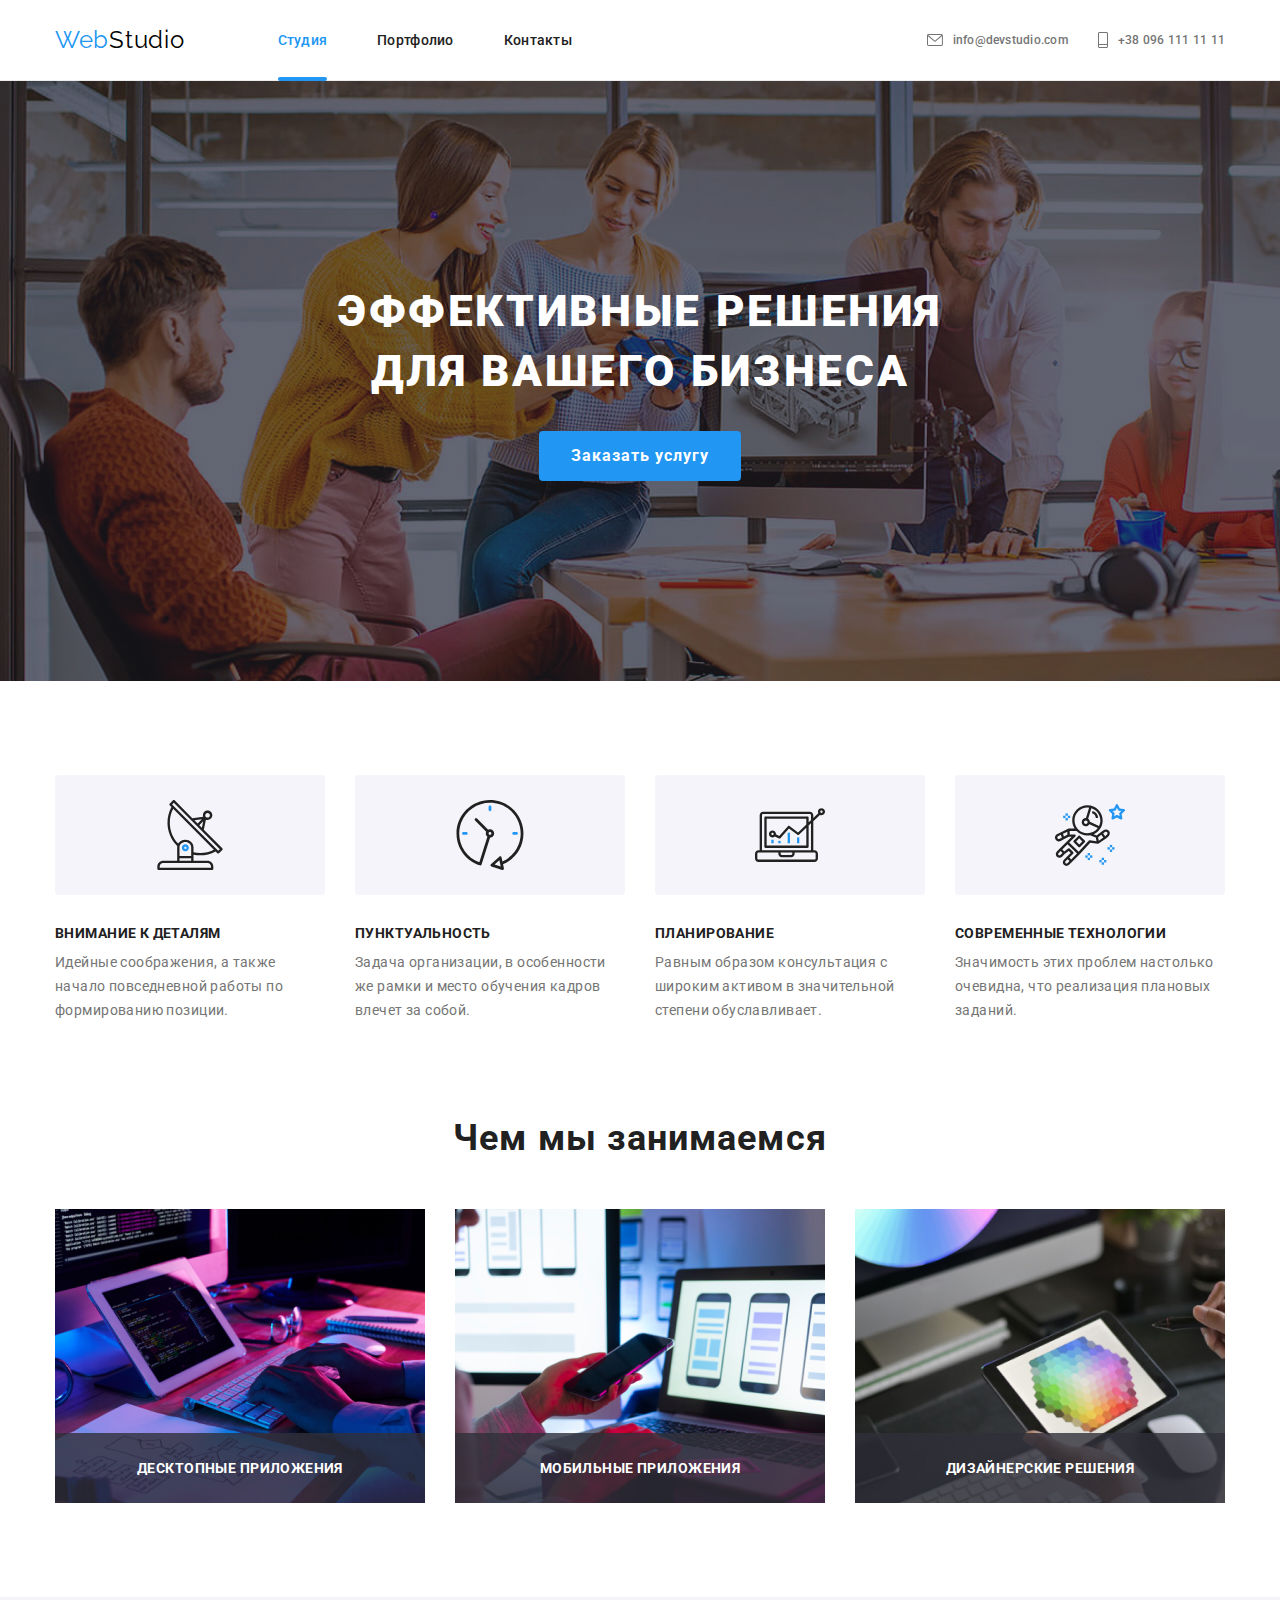
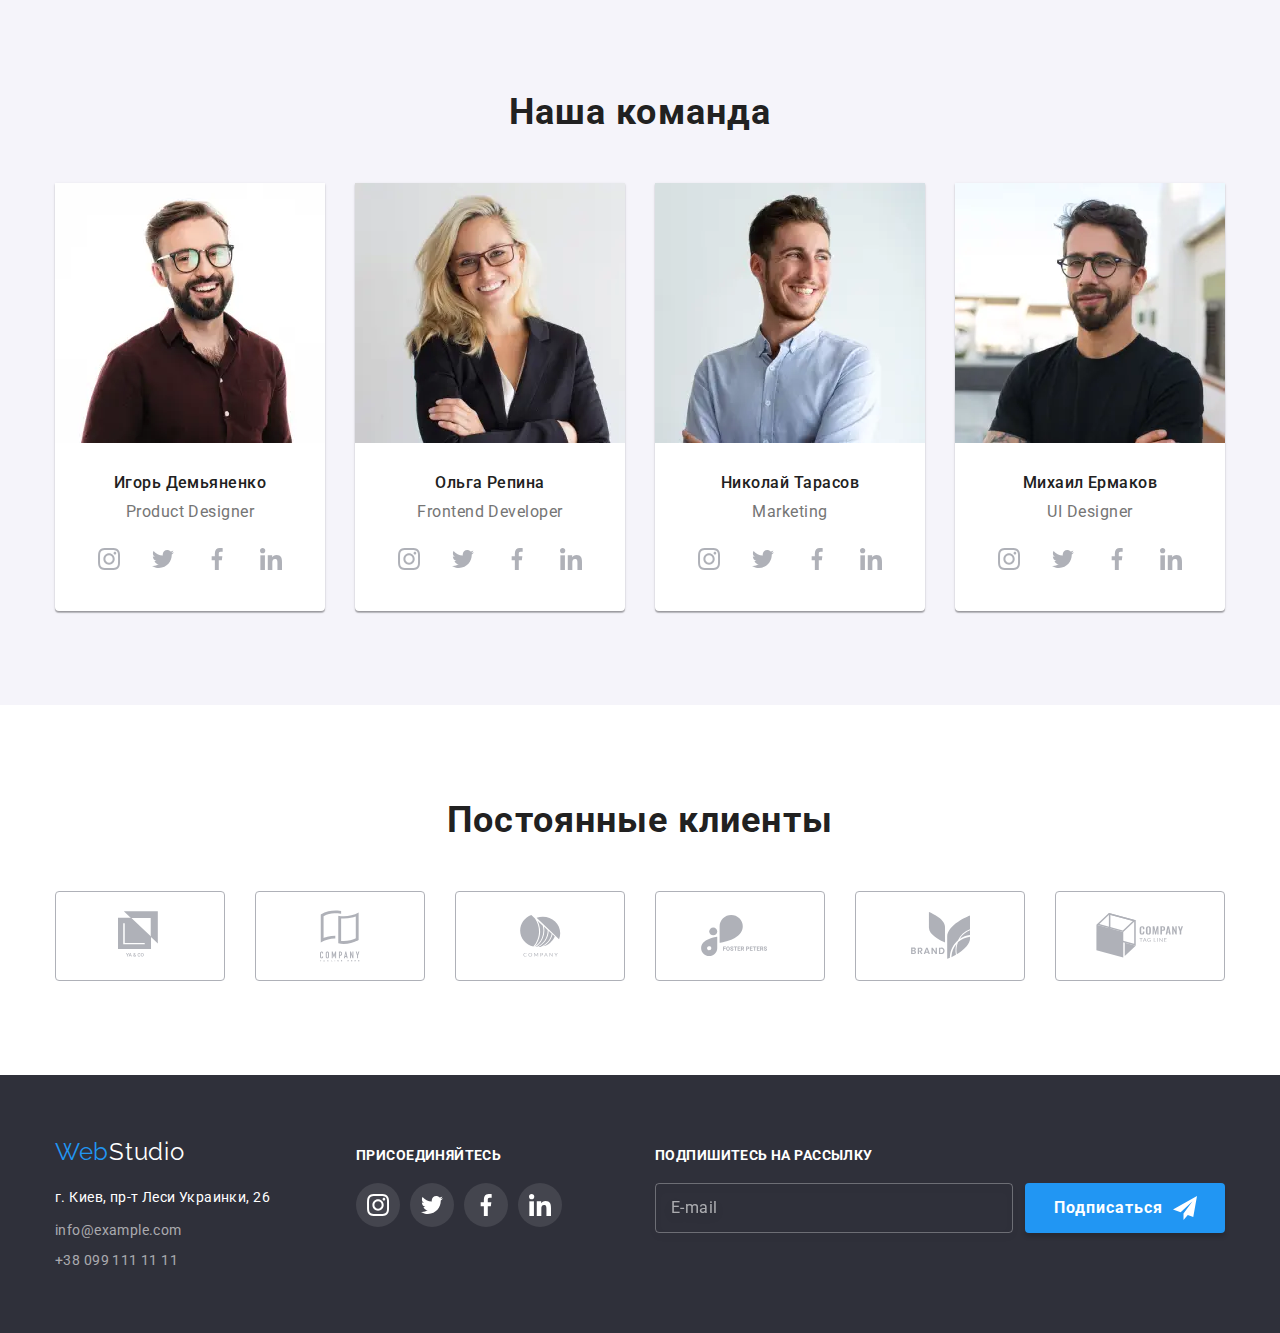
<file: index.html>
<!DOCTYPE html>
<html lang="ru">
<head>
    <meta charset="UTF-8">
    <meta name="viewport" content="width=device-width, initial-scale=1.0">
    <title>WebStudio</title>
    <link rel="stylesheet" href="./css/modern-normalize.css">
    <link rel="stylesheet" href="./css/main.min.css">
    <link rel="preconnect" href="https://fonts.gstatic.com">
    <link href="https://fonts.googleapis.com/css2?family=Raleway:wght@700&family=Roboto:wght@400;500;700;900&display=swap" rel="stylesheet">
</head>
<body>
    <header class="header">
        <div class="container">
            <nav class="navigation">
                <a lang="en" class="logotype" href="./index.html">Web<span class="logo-studio">Studio</span></a>
                <ul class="navigation-list">
                    <li class="navigation-list-item">
                        <a class="navigation-list-link current-link" href="./index.html">Студия</a>
                    </li>
                    <li class="navigation-list-item">
                        <a class="navigation-list-link" href="./portfolio.html">Портфолио</a>
                    </li>
                    <li class="navigation-list-item">
                        <a class="navigation-list-link" href="#">Контакты</a>
                    </li>
                </ul>
            </nav>
                <ul class="contacts-list">
                    <li class="contacts-list-item">
                        <a class="contacts-list-link" href="mailto:info@devstudio.com">info@devstudio.com
                            <svg class="contacts-list-icon envelope">
                                <use href="./images/sprite.svg#icon-envelope"></use>
                            </svg>
                        </a>
                    </li>
                    <li class="contacts-list-item">
                        <a class="contacts-list-link" href="tel:+380961111111">+38 096 111 11 11
                            <svg class="contacts-list-icon phone">
                                <use href="./images/sprite.svg#icon-phone"></use>
                            </svg>
                        </a>
                    </li>
                </ul>
                <button type="button" class="burger-menu" data-menu-button>
                    <svg class="burger-icon">
                        <use href="./images/sprite.svg#icon-menu"></use>
                    </svg>
                </button>
            </div>
            <div class="mobile-menu" data-menu>
                <div class="mobile-menu-wrapper">
                    <ul class="mobile-menu-list">
                        <li class="mobile-menu-list-item">
                            <a href="./index.html" class="mobile-menu-list-link">Студия</a>
                        </li>
                        <li class="mobile-menu-list-item">
                            <a href="./portfolio.html" class="mobile-menu-list-link">Портфолио</a>
                        </li>
                        <li class="mobile-menu-list-item">
                            <a href="" class="mobile-menu-list-link">Контакты</a>
                        </li>
                    </ul>
                
                    <ul class="mobile-contacts-list">
                        <li class="mobile-contacts-list-item">
                            <a class="mobile-contacts-list-link phone-num" href="tel:+380961111111">+38 096 111 11 11</a>
                        </li>
                        <li class="mobile-contacts-list-item">
                            <a class="mobile-contacts-list-link" href="mailto:info@devstudio.com">info@devstudio.com</a>
                        </li>
                    </ul>
                </div>     
                <ul class="mobile-social-list">
                    <li class="mobile-social-item">
                        <a class="mobile-social-link" href="№">Instagram</a>
                    </li>
                    <li class="mobile-social-item">
                        <a class="mobile-social-link" href="№">Twitter</a>
                    </li>
                    <li class="mobile-social-item">
                        <a class="mobile-social-link" href="№">Facebook</a>
                    </li>
                    <li class="mobile-social-item">
                        <a class="mobile-social-link" href="№">LinkedIn</a>
                    </li>
                </ul>
                <button type="button" class="close-menu-btn" data-menu-close>
                    <svg class="close-menu-icon">
                        <use href="./images/sprite.svg#icon-menu-close"></use>
                    </svg>
                </button>
            </div>
    </header>
    <main class="main-content">
        <section class="hero">
            <div class="hero-container">
                <h1 class="hero-title">Эффективные решения для вашего бизнеса</h1>
                <button class="order-btn" type="button" data-modal-open>Заказать услугу</button>
            </div>
        </section>
        <!-- FEATURES -->
        <section class="features section-padding">
            <div class="container">
                <h2 class="visually-hidden">Особенности нашей работы</h2>
                <ul class="features-list">
                    <li class="features-list-item">
                        <div class="icon-container">
                            <svg class="feature-icon">
                                <use href="./images/sprite.svg#icon-antenna"></use>
                            </svg>
                        </div>                      
                        <h3 class="features-list-title">Внимание к деталям</h3>
                            <p class="features-list-description">Идейные соображения, а также начало повседневной работы по формированию позиции.</p>
                    </li>
                    <li class="features-list-item">
                        <div class="icon-container">
                            <svg class="feature-icon">
                                <use href="./images/sprite.svg#icon-clock"></use>
                            </svg>
                        </div>
                        <h3 class="features-list-title">Пунктуальность</h3>
                            <p class="features-list-description">Задача организации, в особенности же рамки и место обучения кадров влечет за собой.</p>
                    </li>
                    <li class="features-list-item">
                        <div class="icon-container">
                            <svg class="feature-icon">
                                <use href="./images/sprite.svg#icon-diagram"></use>
                            </svg>
                        </div>
                        <h3 class="features-list-title">Планирование</h3>
                            <p class="features-list-description">Равным образом консультация с широким активом в значительной степени обуславливает.</p>
                    </li>
                    <li class="features-list-item">
                        <div class="icon-container">
                            <svg class="feature-icon">
                                <use href="./images/sprite.svg#icon-astronaut"></use>
                            </svg>
                        </div>
                        <h3 class="features-list-title">Современные технологии</h3>
                            <p class="features-list-description">Значимость этих проблем настолько очевидна, что реализация плановых заданий.</p>
                    </li>
                </ul>
            </div>
        </section>
        <!--WHAT_WE_DO-->
        <section class="activity">
            <div class="container">
                <h2 class="activity-title">Чем мы занимаемся</h2>
                <ul class="activity-list">
                    <li class="activity-list-item">
                        <img src="./images/what-we-do/wwd_img1.jpg" alt="процесс разработки" width="370" height="294">
                        <div class="activity-description-wrapper">
                            <p class="activity-description">Десктопные приложения</p>
                        </div>
                    </li>
                    <li class="activity-list-item">
                        <img src="./images/what-we-do/wwd_img2.jpg" alt="процесс разработки" width="370" height="294">
                        <div class="activity-description-wrapper">
                            <p class="activity-description">Мобильные приложения</p>
                        </div>
                    </li>
                    <li class="activity-list-item">
                        <img src="./images/what-we-do/wwd_img3.jpg" alt="процесс разработки" width="370" height="294">
                        <div class="activity-description-wrapper">
                            <p class="activity-description">Дизайнерские решения</p>
                        </div>
                    </li>
                </ul>
            </div>
        </section>
        <!--OUR_TEAM-->
        <section class="team section-padding">
            <div class="container">
                <h2 class="team-title">Наша команда</h2>
                <ul class="team-member-list">
                    <li class="team-element">
                        <picture>
                            <source                   
                                srcset="./images/desktop-images/team/igor-d@1x.webp 1x, ./images/desktop-images/team/igor-d@2x.webp 2x"
                                media="(min-width: 1200px)" type="image/webp">
                            <source 
                                srcset="./images/desktop-images/team/igor-d@1x.jpg 1x, ./images/desktop-images/team/igor-d@2x.jpg 2x"
                                media="(min-width: 1200px)">
                            <source 
                                srcset="./images/tablet-images/team/igor-d@1x.webp 1x, ./images/tablet-images/team/igor-d@2x.webp 2x"
                                media="(min-width: 768px)" type="image/webp">
                            <source 
                                srcset="./images/tablet-images/team/igor-d@1x.jpg 1x, ./images/tablet-images/team/igor-d@2x.jpg 2x"
                                media="(min-width: 768px)">
                            <source 
                                srcset="./images/mobile-images/team/igor-d@1x.webp 1x, ./images/mobile-images/team/igor-d@2x.webp 2x" 
                                media="(min-width: 320px)" type="image/webp">
                            <source 
                                srcset="./images/mobile-images/team/igor-d@1x.jpg 1x, ./images/mobile-images/team/igor-d@2x.jpg 2x" 
                                media="(min-width: 320px)">
                            <img src="./images/mobile-images/team/igor-d@1x.jpg" alt="Игорь узнал твою зарплату и смеется" class="team-member">
                        </picture>
                            <div class="member-card">
                                <h3 class="team-member-title">Игорь Демьяненко</h3>
                                    <p class="team-member-position" lang="en">Product Designer</p>
                                    <ul class="social-link-list">
                                        <li class="social-link-list-item">
                                            <a href="/" class="social-link-link">
                                                <svg class="social-link-icon">
                                                    <use href="./images/sprite.svg#icon-instagram"></use>
                                                </svg>
                                            </a>
                                        </li>
                                        <li class="social-link-list-item">
                                            <a href="/" class="social-link-link">
                                                <svg class="social-link-icon">
                                                    <use href="./images/sprite.svg#icon-twitter"></use>
                                                </svg>
                                            </a>
                                        </li>
                                        <li class="social-link-list-item">
                                            <a href="/" class="social-link-link">
                                                <svg class="social-link-icon">
                                                    <use href="./images/sprite.svg#icon-facebook"></use>
                                                </svg>
                                            </a>
                                        </li>
                                        <li class="social-link-list-item">
                                            <a href="/" class="social-link-link">
                                                <svg class="social-link-icon">
                                                    <use href="./images/sprite.svg#icon-linkedin"></use>
                                                </svg>
                                            </a>
                                        </li>
                                    </ul>
                            </div>
                    </li>
                    <li class="team-element">
                        <picture>
                            <source 
                                srcset="./images/desktop-images/team/olga-r@1x.webp 1x, ./images/desktop-images/team/olga-r@2x.webp 2x"
                                media="(min-width: 1200px)" type="image/webp">
                            <source 
                                srcset="./images/desktop-images/team/olga-r@1x.jpg 1x, ./images/desktop-images/team/olga-r@2x.jpg 2x"
                                media="(min-width: 1200px)">
                            <source 
                                srcset="./images/tablet-images/team/olga-r@1x.webp 1x, ./images/tablet-images/team/olga-r@2x.webp 2x"
                                media="(min-width: 768px)" type="image/webp">
                            <source 
                                srcset="./images/tablet-images/team/olga-r@1x.jpg 1x, ./images/tablet-images/team/olga-r@2x.jpg 2x"
                                media="(min-width: 768px)">
                            <source 
                                srcset="./images/mobile-images/team/olga-r@1x.webp 1x, ./images/mobile-images/team/olga-r@2x.webp 2x" 
                                media="(min-width: 320px)" type="image/webp">
                            <source 
                                srcset="./images/mobile-images/team/olga-r@1x.jpg 1x, ./images/mobile-images/team/olga-r@2x.jpg 2x" 
                                media="(min-width: 320px)">
                            <img src="./images/mobile-images/team/olga-r@1x.jpg" alt="Ольга увидела тебя в плавках" class="team-member">
                        </picture>
                            <div class="member-card">
                                <h3 class="team-member-title">Ольга Репина</h3>
                                    <p class="team-member-position" lang="en">Frontend Developer</p>
                                    <ul class="social-link-list">
                                        <li class="social-link-list-item">
                                            <a href="/" class="social-link-link">
                                                <svg class="social-link-icon">
                                                    <use href="./images/sprite.svg#icon-instagram"></use>
                                                </svg>
                                            </a>
                                        </li>
                                        <li class="social-link-list-item">
                                            <a href="/" class="social-link-link">
                                                <svg class="social-link-icon">
                                                    <use href="./images/sprite.svg#icon-twitter"></use>
                                                </svg>
                                            </a>
                                        </li>
                                        <li class="social-link-list-item">
                                            <a href="/" class="social-link-link">
                                                <svg class="social-link-icon">
                                                    <use href="./images/sprite.svg#icon-facebook"></use>
                                                </svg>
                                            </a>
                                        </li>
                                        <li class="social-link-list-item">
                                            <a href="/" class="social-link-link">
                                                <svg class="social-link-icon">
                                                    <use href="./images/sprite.svg#icon-linkedin"></use>
                                                </svg>
                                            </a>
                                        </li>
                                    </ul>
                            </div>
                    </li>
                    <li class="team-element">
                        <picture>
                            <source 
                                srcset="./images/desktop-images/team/nick-t@1x.webp 1x, ./images/desktop-images/team/nick-t@2x.webp 2x"
                                media="(min-width: 1200px)" type="image/webp">
                            <source 
                                srcset="./images/desktop-images/team/nick-t@1x.jpg 1x, ./images/desktop-images/team/nick-t@2x.jpg 2x"
                                media="(min-width: 1200px)">
                            <source 
                                srcset="./images/tablet-images/team/nick-t@1x.webp 1x, ./images/tablet-images/team/nick-t@2x.webp 2x"
                                media="(min-width: 768px)" type="image/webp">
                            <source 
                                srcset="./images/tablet-images/team/nick-t@1x.jpg 1x, ./images/tablet-images/team/nick-t@2x.jpg 2x"
                                media="(min-width: 768px)">
                            <source 
                                srcset="./images/mobile-images/team/nick-t@1x.webp 1x, ./images/mobile-images/team/nick-t@2x.webp 2x" 
                                media="(min-width: 320px)" type="image/webp">
                            <source 
                                srcset="./images/mobile-images/team/nick-t@1x.jpg 1x, ./images/mobile-images/team/nick-t@2x.jpg 2x" 
                                media="(min-width: 320px)">                      
                            <img src="./images/mobile-images/team/nick-t@1x.jpg" alt="Николай смеется сквозь боль" class="team-member">
                        </picture>
                            <div class="member-card">
                                <h3 class="team-member-title">Николай Тарасов</h3>
                                    <p class="team-member-position" lang="en">Marketing</p>
                                    <ul class="social-link-list">
                                        <li class="social-link-list-item">
                                            <a href="/" class="social-link-link">
                                                <svg class="social-link-icon">
                                                    <use href="./images/sprite.svg#icon-instagram"></use>
                                                </svg>
                                            </a>
                                        </li>
                                        <li class="social-link-list-item">
                                            <a href="/" class="social-link-link">
                                                <svg class="social-link-icon">
                                                    <use href="./images/sprite.svg#icon-twitter"></use>
                                                </svg>
                                            </a>
                                        </li>
                                        <li class="social-link-list-item">
                                            <a href="/" class="social-link-link">
                                                <svg class="social-link-icon">
                                                    <use href="./images/sprite.svg#icon-facebook"></use>
                                                </svg>
                                            </a>
                                        </li>
                                        <li class="social-link-list-item">
                                            <a href="/" class="social-link-link">
                                                <svg class="social-link-icon">
                                                    <use href="./images/sprite.svg#icon-linkedin"></use>
                                                </svg>
                                            </a>
                                        </li>
                                    </ul>
                            </div>
                    </li>
                    <li class="team-element">
                        <picture>
                            <source 
                                srcset="./images/desktop-images/team/mich-e@1x.webp 1x, ./images/desktop-images/team/mich-e@2x.webp 2x"
                                media="(min-width: 1200px)" type="image/webp">
                            <source 
                                srcset="./images/desktop-images/team/mich-e@1x.jpg 1x, ./images/desktop-images/team/mich-e@2x.jpg 2x"
                                media="(min-width: 1200px)">
                            <source 
                                srcset="./images/tablet-images/team/mich-e@1x.webp 1x, ./images/tablet-images/team/mich-e@2x.webp 2x"
                                media="(min-width: 768px)" type="image/webp">
                            <source 
                                srcset="./images/tablet-images/team/mich-e@1x.jpg 1x, ./images/tablet-images/team/mich-e@2x.jpg 2x"
                                media="(min-width: 768px)">
                            <source
                                srcset="./images/mobile-images/team/mich-e@1x.webp 1x, ./images/mobile-images/team/mich-e@2x.webp 2x" 
                                media="(min-width: 320px)" type="image/webp">
                            <source
                                srcset="./images/mobile-images/team/mich-e@1x.jpg 1x, ./images/mobile-images/team/mich-e@2x.jpg 2x" 
                                media="(min-width: 320px)">
                            <img src="./images/mobile-images/team/mich-e@1x.jpg" alt="Миша услышал твой любимый анекдот про старого еврея" class="team-member">
                        </picture>
                            <div class="member-card">
                                <h3 class="team-member-title">Михаил Ермаков</h3>
                                    <p class="team-member-position" lang="en">UI Designer</p>
                                    <ul class="social-link-list">
                                        <li class="social-link-list-item">
                                            <a href="/" class="social-link-link">
                                                <svg class="social-link-icon">
                                                    <use href="./images/sprite.svg#icon-instagram"></use>
                                                </svg>
                                            </a>
                                        </li>
                                        <li class="social-link-list-item">
                                            <a href="/" class="social-link-link">
                                                <svg class="social-link-icon">
                                                    <use href="./images/sprite.svg#icon-twitter"></use>
                                                </svg>
                                            </a>
                                        </li>
                                        <li class="social-link-list-item">
                                            <a href="/" class="social-link-link">
                                                <svg class="social-link-icon">
                                                    <use href="./images/sprite.svg#icon-facebook"></use>
                                                </svg>
                                            </a>
                                        </li>
                                        <li class="social-link-list-item">
                                            <a href="/" class="social-link-link">
                                                <svg class="social-link-icon">
                                                    <use href="./images/sprite.svg#icon-linkedin"></use>
                                                </svg>
                                            </a>
                                        </li>
                                    </ul>
                            </div>
                    </li>
                </ul>
            </div>
        </section>
        <section class="clients section-padding">
            <div class="container">
                <h2 class="clients-title">Постоянные клиенты</h2>
                <ul class="clients-list">
                    <li class="clients-list-item">
                        <a href="/" class="clients-link">
                            <svg class="clients-icon first-client">
                                <use href="./images/sprite.svg#icon-logo-1"></use>
                            </svg>
                        </a>
                    </li>
                    <li class="clients-list-item">
                        <a href="/" class="clients-link">
                            <svg class="clients-icon second-client">
                                <use href="./images/sprite.svg#icon-logo-2"></use>
                            </svg>
                        </a>
                    </li>
                    <li class="clients-list-item">
                        <a href="/" class="clients-link">
                            <svg class="clients-icon third-client">
                                <use href="./images/sprite.svg#icon-logo-3"></use>
                            </svg>
                        </a>
                    </li>
                    <li class="clients-list-item">
                        <a href="/" class="clients-link">
                            <svg class="clients-icon fourth-client">
                                <use href="./images/sprite.svg#icon-logo-4"></use>
                            </svg>
                        </a>
                    </li>
                    <li class="clients-list-item">
                        <a href="/" class="clients-link">
                            <svg class="clients-icon fifth-client">
                                <use href="./images/sprite.svg#icon-logo-5"></use>
                            </svg>
                        </a>
                    </li>
                    <li class="clients-list-item">
                        <a href="/" class="clients-link">
                            <svg class="clients-icon sixth-client">
                                <use href="./images/sprite.svg#icon-logo-6"></use>
                            </svg>
                        </a>
                    </li>
                </ul>
            </div>
        </section>
    </main>
        <footer class="footer">
            <div class="container">
                <div class="footer-contacts-wrapper">
                    <div class="address-container">
                        <a lang="en" class="logotype-footer" href="./index.html">Web<span class="logo-studio-footer">Studio</span></a>
                        <address class="address-block">
                            <p class="address">г. Киев, пр-т Леси Украинки, 26</p>
                            <ul class="contacts-footer-list">
                                <li class="contacts-footer-element">
                                    <a class="contacts-footer-item" href="#">info@example.com</a>
                                </li>
                                <li class="contacts-footer-element">
                                    <a class="contacts-footer-item" href="#">+38 099 111 11 11</a>
                                </li>
                            </ul>
                        </address>
                    </div>
                    <div class="social-footer-container">
                        <p class="invite">Присоединяйтесь</p>
                        <ul class="social-link-list">
                            <li class="social-link-list-item">
                                <a href="/" class="social-link-link">
                                    <svg class="social-link-icon dark">
                                        <use href="./images/sprite.svg#icon-instagram"></use>
                                    </svg>
                                </a>
                            </li>
                            <li class="social-link-list-item">
                                <a href="/" class="social-link-link">
                                    <svg class="social-link-icon dark">
                                        <use href="./images/sprite.svg#icon-twitter"></use>
                                    </svg>
                                </a>
                            </li>
                            <li class="social-link-list-item">
                                <a href="/" class="social-link-link">
                                    <svg class="social-link-icon dark">
                                        <use href="./images/sprite.svg#icon-facebook"></use>
                                    </svg>
                                </a>
                            </li>
                            <li class="social-link-list-item">
                                <a href="/" class="social-link-link">
                                    <svg class="social-link-icon dark">
                                        <use href="./images/sprite.svg#icon-linkedin"></use>
                                    </svg>
                                </a>
                            </li>
                        </ul>
                    </div>
                </div> 
                <div class="mailing-container">
                    <form class="mailing-form">
                        <div class="mailing-form-wrapper">
                            <div class="email-area-wrapper">
                                <label for="mail" class="mailing-label">Подпишитесь на рассылку</label>
                                <input type="email" name="user-email-mailing" class="mailing-input" id="email" placeholder="E-mail">
                            </div>
                            <div class="mailing-btn-wrapper">
                                <button class="mailing-btn" type="submit">
                                    Подписаться
                                    <svg class="mailing-icon">
                                        <use href="./images/sprite.svg#icon-telegram"></use>
                                    </svg>
                                </button>
                            </div>
                        </div>
                    </form>
                </div> 
            </div>
        </footer>
        <div class="backdrop  is-hidden" data-modal>
            <div class="modal">
                <button type="button" class="close-modal-btn" data-modal-close>
                    <svg class="close-modal-icon">
                        <use href="./images/sprite.svg#icon-cross"></use>
                    </svg>
                </button>
                <p class="form-text">
                    Оставьте свои данные, мы вам перезвоним
                </p>
                <form class="modal-form">
                    <div class="user-data-wrapper">
                        <div class="modal-field-wrapper">
                            <label class="modal-label" for="user-name">
                                Имя
                            </label>
                            <span class="modal-input-wrapper">
                                <input type="text" name="username" class="modal-input" id="user-name">
                                <svg class="user-data-icon">
                                    <use href="./images/sprite.svg#icon-modal-person"></use>
                                </svg>
                            </span>
                        </div>
                        
                        <div class="modal-field-wrapper">
                            <label class="modal-label" for="phone">
                                Телефон
                            </label>
                            <span class="modal-input-wrapper">
                                <input type="tel" name="user-phone-number" class="modal-input" id="phone">
                                <svg class="user-data-icon">
                                    <use href="./images/sprite.svg#icon-modal-phone"></use>
                                </svg>
                            </span>
                        </div>
                        
                        <div class="modal-field-wrapper">
                            <label class="modal-label" for="mail">
                                Почта
                            </label>
                            <span class="modal-input-wrapper">
                                <input type="email" name="user-email" class="modal-input" id="mail">
                                <svg class="user-data-icon">
                                    <use href="./images/sprite.svg#icon-modal-email"></use>
                                </svg>
                            </span>
                        </div>

                        <div class="modal-field-wrapper">
                            <label class="modal-label">
                                Комментарий
                            </label>
                            <textarea name="user-comment" class="comment-field" placeholder="Введите текст"></textarea>
                        </div>
                    </div>

                    <div class="policy-wrapper">
                        <input type="checkbox" name="agreement-policy" class="agreement-check visually-hidden" id="agreement">
                        <label for="agreement" class="checkbox-label">Соглашаюсь с рассылкой и принимаю <a href="" class="policy-link">Условия договора</a> </label>
                    </div>
                    <button type="submit" class="modal-send-btn">Отправить</button>
                </form>
            </div>
        </div>
        <script src="./js/modal.js"></script>
        <script src="./js/mobile-menu.js"></script>
    </body>
</html>
</file>
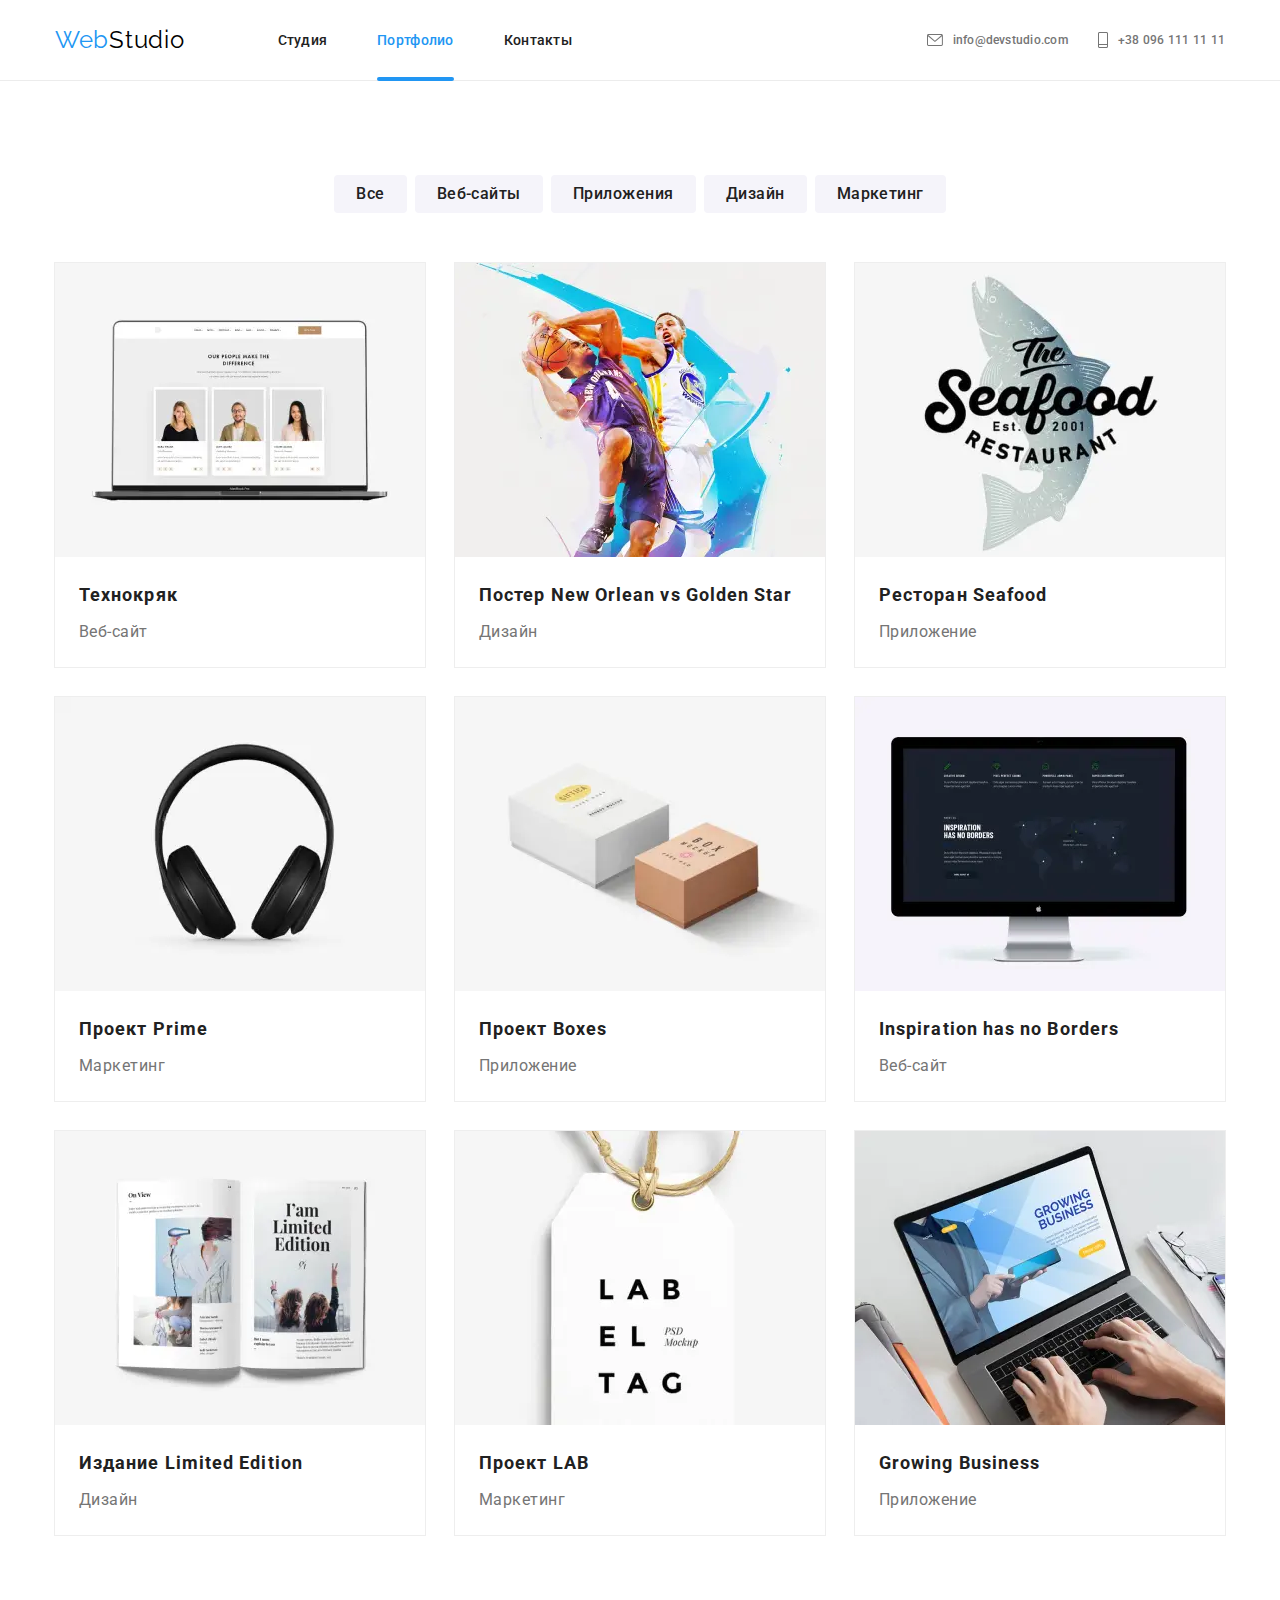
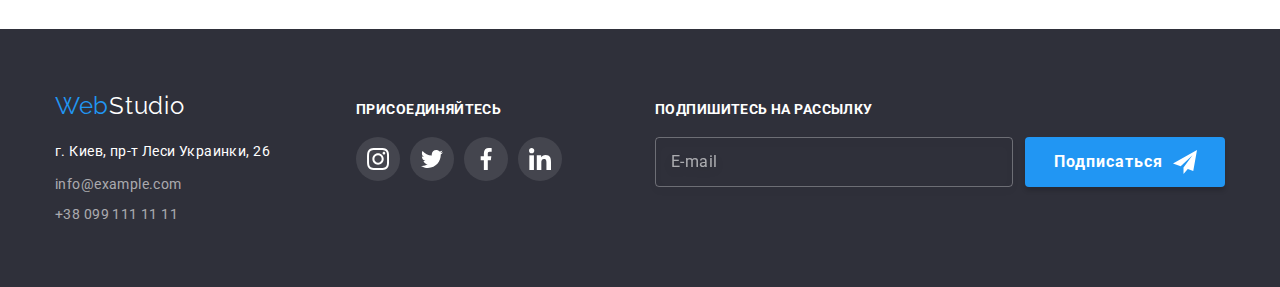
<file: portfolio.html>
<!DOCTYPE html>
<html lang="ru">
<head>
    <meta charset="UTF-8">
    <meta name="viewport" content="width=device-width, initial-scale=1.0">
    <title>portfolio</title>
    <link rel="stylesheet" href="./css/modern-normalize.css">
    <link rel="stylesheet" href="./css/main.min.css">
    <link rel="preconnect" href="https://fonts.gstatic.com">
    <link href="https://fonts.googleapis.com/css2?family=Raleway:wght@700&family=Roboto:wght@400;500;700;900&display=swap" rel="stylesheet">
</head>
<body>
    <header class="header">
        <div class="container">
            <nav class="navigation">
                <a lang="en" class="logotype" href="./index.html">Web<span class="logo-studio">Studio</span></a>
                <ul class="navigation-list">
                    <li class="navigation-list-item">
                        <a class="navigation-list-link" href="./index.html">Студия</a>
                    </li>
                    <li class="navigation-list-item">
                        <a class="navigation-list-link current-link" href="./portfolio.html">Портфолио</a>
                    </li>
                    <li class="navigation-list-item">
                        <a class="navigation-list-link" href="#">Контакты</a>
                    </li>
                </ul>
            </nav>
            <ul class="contacts-list">
                <li class="contacts-list-item">
                    <a class="contacts-list-link" href="mailto:info@devstudio.com">info@devstudio.com
                        <svg class="contacts-list-icon envelope">
                            <use href="./images/sprite.svg#icon-envelope"></use>
                        </svg>
                    </a>
                </li>
                <li class="contacts-list-item">
                    <a class="contacts-list-link" href="tel:+380961111111">+38 096 111 11 11
                        <svg class="contacts-list-icon phone">
                            <use href="./images/sprite.svg#icon-phone"></use>
                        </svg>
                    </a>
                </li>
            </ul>
            <button type="button" class="burger-menu" data-menu-button>
                <svg class="burger-icon">
                    <use href="./images/sprite.svg#icon-menu"></use>
                </svg>
            </button>
        </div>
        <div class="mobile-menu" data-menu>
            <div class="mobile-menu-wrapper">
                <ul class="mobile-menu-list">
                    <li class="mobile-menu-list-item">
                        <a href="./index.html" class="mobile-menu-list-link">Студия</a>
                    </li>
                    <li class="mobile-menu-list-item">
                        <a href="./portfolio.html" class="mobile-menu-list-link">Портфолио</a>
                    </li>
                    <li class="mobile-menu-list-item">
                        <a href="" class="mobile-menu-list-link">Контакты</a>
                    </li>
                </ul>
        
                <ul class="mobile-contacts-list">
                    <li class="mobile-contacts-list-item">
                        <a class="mobile-contacts-list-link phone-num" href="tel:+380961111111">+38 096 111 11 11</a>
                    </li>
                    <li class="mobile-contacts-list-item">
                        <a class="mobile-contacts-list-link" href="mailto:info@devstudio.com">info@devstudio.com</a>
                    </li>
                </ul>
            </div>
            <ul class="mobile-social-list">
                <li class="mobile-social-item">
                    <a class="mobile-social-link" href="№">Instagram</a>
                </li>
                <li class="mobile-social-item">
                    <a class="mobile-social-link" href="№">Twitter</a>
                </li>
                <li class="mobile-social-item">
                    <a class="mobile-social-link" href="№">Facebook</a>
                </li>
                <li class="mobile-social-item">
                    <a class="mobile-social-link" href="№">LinkedIn</a>
                </li>
            </ul>
            <button type="button" class="close-menu-btn" data-menu-close>
                <svg class="close-menu-icon">
                    <use href="./images/sprite.svg#icon-menu-close"></use>
                </svg>
            </button>
        </div>
    </header>
    <main>
        <!--Portfolio-->
        <section class="portfolio-general  section-padding">
            <div class="container">
                <h1 hidden>Каталог работ</h1>
                <ul class="filter-list">
                    <li class="filter-list-item">
                        <button class="filter-btn" type="button">Все</button>
                    </li>
                    <li class="filter-list-item">
                        <button class="filter-btn" type="button">Веб-сайты</button>
                    </li>
                    <li class="filter-list-item">
                        <button class="filter-btn" type="button">Приложения</button>
                    </li>
                    <li class="filter-list-item">
                        <button class="filter-btn" type="button">Дизайн</button>
                    </li>
                    <li class="filter-list-item">
                        <button class="filter-btn" type="button">Маркетинг</button>
                    </li>
                </ul>
                <ul class="portfolio-list">
                    <li class="portfolio-list-item">
                        <a class="portfolio-list-link" href="#">
                            <div class="portfolio-img-wrapper">
                                <picture>
                                    <source
                                        srcset="./images/desktop-images/portfolio/portfolio1@1x.webp 1x, ./images/desktop-images/portfolio/portfolio1@2x.webp 2x"
                                        media="(min-width: 1200px)" type="image/webp">
                                    <source
                                        srcset="./images/desktop-images/portfolio/portfolio1@1x.jpg 1x, ./images/desktop-images/portfolio/portfolio1@2x.jpg 2x"
                                        media="(min-width: 1200px)">
                                    <source 
                                        srcset="./images/tablet-images/portfolio/portfolio1@1x.webp 1x, ./images/tablet-images/portfolio/portfolio1@2x.webp 2x" 
                                        media="(min-width: 768px)" type="image/webp">
                                    <source
                                        srcset="./images/tablet-images/portfolio/portfolio1@1x.jpg 1x, ./images/tablet-images/portfolio/portfolio1@2x.jpg 2x"
                                        media="(min-width: 768px)">
                                    <source
                                        srcset="./images/mobile-images/portfolio/portfolio1@1x.webp 1x, ./images/mobile-images/portfolio/portfolio1@2x.webp 2x"
                                        media="(min-width: 320px)" type="image/webp">
                                    <source
                                        srcset="./images/mobile-images/portfolio/portfolio1@1x.jpg 1x, ./images/mobile-images/portfolio/portfolio1@2x.jpg 2x"
                                        media="(min-width: 320px)">
                                    <img class="basic-pic" src="./images/mobile-images/portfolio/portfolio1@1x.jpg" alt="ноутбук">
                                </picture>
                                <div class="overlay-wrapper">
                                    <p class="overlay">Технокряк это современная площадка распространения коронавируса. Компании используют эту платформу
                                        для цифрового
                                        шпионажа и атак на защищённые сервера конкурентов.</p>
                                </div>
                            </div>
                            <div class="portfolio-card-container">
                                <h2 class="portfolio-list-title">Технокряк</h2>
                                <p class="portfolio-list-description">Веб-сайт</p>
                            </div>      
                        </a>
                    </li>
                    <li class="portfolio-list-item">
                        <a class="portfolio-list-link" href="#">
                            <div class="portfolio-img-wrapper">
                                <picture>
                                    <source
                                        srcset="./images/desktop-images/portfolio/portfolio2@1x.webp 1x, ./images/desktop-images/portfolio/portfolio2@2x.webp 2x"
                                        media="(min-width: 1200px)" type="image/webp">
                                    <source
                                        srcset="./images/desktop-images/portfolio/portfolio2@1x.jpg 1x, ./images/desktop-images/portfolio/portfolio2@2x.jpg 2x"
                                        media="(min-width: 1200px)">
                                    <source
                                        srcset="./images/tablet-images/portfolio/portfolio2@1x.webp 1x, ./images/tablet-images/portfolio/portfolio2@2x.webp 2x"
                                        media="(min-width: 768px)" type="image/webp">
                                    <source
                                        srcset="./images/tablet-images/portfolio/portfolio2@1x.jpg 1x, ./images/tablet-images/portfolio/portfolio2@2x.jpg 2x"
                                        media="(min-width: 768px)">
                                    <source
                                        srcset="./images/mobile-images/portfolio/portfolio2@1x.webp 1x, ./images/mobile-images/portfolio/portfolio2@2x.webp 2x"
                                        media="(min-width: 320px)" type="image/webp">
                                    <source
                                        srcset="./images/mobile-images/portfolio/portfolio2@1x.jpg 1x, ./images/mobile-images/portfolio/portfolio2@2x.jpg 2x"
                                        media="(min-width: 320px)">
                                    <img class="basic-pic" src="./images/mobile-images/portfolio/portfolio2@1x.jpg" alt="ноутбук">
                                </picture>
                                <div class="overlay-wrapper">
                                    <p class="overlay">Технокряк это современная площадка распространения коронавируса. Компании используют эту
                                        платформу
                                        для цифрового
                                        шпионажа и атак на защищённые сервера конкурентов.</p>
                                </div>
                            </div>
                            <div class="portfolio-card-container">
                                <h2 class="portfolio-list-title">Постер <span lang="en">New Orlean vs Golden Star</span></h2>
                                <p class="portfolio-list-description">Дизайн</p>
                            </div>
                        </a>
                    </li>
                    <li class="portfolio-list-item">
                        <a class="portfolio-list-link" href="#">
                            <div class="portfolio-img-wrapper">
                                <picture>
                                    <source
                                        srcset="./images/desktop-images/portfolio/portfolio3@1x.webp 1x, ./images/desktop-images/portfolio/portfolio3@2x.webp 2x"
                                        media="(min-width: 1200px)" type="image/webp">
                                    <source
                                        srcset="./images/desktop-images/portfolio/portfolio3@1x.jpg 1x, ./images/desktop-images/portfolio/portfolio3@2x.jpg 2x"
                                        media="(min-width: 1200px)">
                                    <source
                                        srcset="./images/tablet-images/portfolio/portfolio3@1x.webp 1x, ./images/tablet-images/portfolio/portfolio3@2x.webp 2x"
                                        media="(min-width: 768px)" type="image/webp">
                                    <source
                                        srcset="./images/tablet-images/portfolio/portfolio3@1x.jpg 1x, ./images/tablet-images/portfolio/portfolio3@2x.jpg 2x"
                                        media="(min-width: 768px)">
                                    <source
                                        srcset="./images/mobile-images/portfolio/portfolio3@1x.webp 1x, ./images/mobile-images/portfolio/portfolio3@2x.webp 2x"
                                        media="(min-width: 320px)" type="image/webp">
                                    <source
                                        srcset="./images/mobile-images/portfolio/portfolio3@1x.jpg 1x, ./images/mobile-images/portfolio/portfolio3@2x.jpg 2x"
                                        media="(min-width: 320px)">
                                    <img class="basic-pic" src="./images/mobile-images/portfolio/portfolio3@1x.jpg" alt="ноутбук">
                                </picture>
                                <div class="overlay-wrapper">
                                    <p class="overlay">Технокряк это современная площадка распространения коронавируса. Компании используют эту
                                        платформу
                                        для цифрового
                                        шпионажа и атак на защищённые сервера конкурентов.</p>
                                </div>
                            </div>
                            <div class="portfolio-card-container">
                                <h2 class="portfolio-list-title">Ресторан <span lang="en">Seafood</span></h2>
                                <p class="portfolio-list-description">Приложение</p>
                            </div>
                        </a>
                    </li>
                    <li class="portfolio-list-item">
                        <a class="portfolio-list-link" href="#">
                            <div class="portfolio-img-wrapper">
                                    <picture>
                                        <source
                                            srcset="./images/desktop-images/portfolio/portfolio4@1x.webp 1x, ./images/desktop-images/portfolio/portfolio4@2x.webp 2x"
                                            media="(min-width: 1200px)" type="image/webp">
                                        <source
                                            srcset="./images/desktop-images/portfolio/portfolio4@1x.jpg 1x, ./images/desktop-images/portfolio/portfolio4@2x.jpg 2x"
                                            media="(min-width: 1200px)">
                                        <source
                                            srcset="./images/tablet-images/portfolio/portfolio4@1x.webp 1x, ./images/tablet-images/portfolio/portfolio4@2x.webp 2x"
                                            media="(min-width: 768px)" type="image/webp">
                                        <source
                                            srcset="./images/tablet-images/portfolio/portfolio4@1x.jpg 1x, ./images/tablet-images/portfolio/portfolio4@2x.jpg 2x"
                                            media="(min-width: 768px)">
                                        <source
                                            srcset="./images/mobile-images/portfolio/portfolio4@1x.webp 1x, ./images/mobile-images/portfolio/portfolio4@2x.webp 2x"
                                            media="(min-width: 320px)" type="image/webp">
                                        <source
                                            srcset="./images/mobile-images/portfolio/portfolio4@1x.jpg 1x, ./images/mobile-images/portfolio/portfolio4@2x.jpg 2x"
                                            media="(min-width: 320px)">
                                        <img class="basic-pic" src="./images/mobile-images/portfolio/portfolio4@1x.jpg" alt="ноутбук">
                                    </picture>
                                <div class="overlay-wrapper">
                                    <p class="overlay">Технокряк это современная площадка распространения коронавируса. Компании используют эту
                                        платформу
                                        для цифрового
                                        шпионажа и атак на защищённые сервера конкурентов.</p>
                                </div>
                            </div>
                            <div class="portfolio-card-container">
                                <h2 class="portfolio-list-title">Проект <span lang="en">Prime</span></h2>
                                <p class="portfolio-list-description">Маркетинг</p>
                            </div>                          
                        </a>
                    </li>
                    <li class="portfolio-list-item">
                        <a class="portfolio-list-link" href="#">
                            <div class="portfolio-img-wrapper">
                                <picture>
                                    <source
                                        srcset="./images/desktop-images/portfolio/portfolio5@1x.webp 1x, ./images/desktop-images/portfolio/portfolio5@2x.webp 2x"
                                        media="(min-width: 1200px)" type="image/webp">
                                    <source
                                        srcset="./images/desktop-images/portfolio/portfolio5@1x.jpg 1x, ./images/desktop-images/portfolio/portfolio5@2x.jpg 2x"
                                        media="(min-width: 1200px)">
                                    <source
                                        srcset="./images/tablet-images/portfolio/portfolio5@1x.webp 1x, ./images/tablet-images/portfolio/portfolio5@2x.webp 2x"
                                        media="(min-width: 768px)" type="image/webp">
                                    <source
                                        srcset="./images/tablet-images/portfolio/portfolio5@1x.jpg 1x, ./images/tablet-images/portfolio/portfolio5@2x.jpg 2x"
                                        media="(min-width: 768px)">
                                    <source
                                        srcset="./images/mobile-images/portfolio/portfolio5@1x.webp 1x, ./images/mobile-images/portfolio/portfolio5@2x.webp 2x"
                                        media="(min-width: 320px)" type="image/webp">
                                    <source
                                        srcset="./images/mobile-images/portfolio/portfolio5@1x.jpg 1x, ./images/mobile-images/portfolio/portfolio5@2x.jpg 2x"
                                        media="(min-width: 320px)">
                                    <img class="basic-pic" src="./images/mobile-images/portfolio/portfolio5@1x.jpg" alt="ноутбук">
                                </picture>
                                <div class="overlay-wrapper">
                                    <p class="overlay">Технокряк это современная площадка распространения коронавируса. Компании используют эту
                                        платформу
                                        для цифрового
                                        шпионажа и атак на защищённые сервера конкурентов.</p>
                                </div>
                            </div>
                            <div class="portfolio-card-container">
                                <h2 class="portfolio-list-title">Проект <span lang="en">Boxes</span></h2>
                                <p class="portfolio-list-description">Приложение</p>
                            </div>
                        </a>
                    </li>
                    <li class="portfolio-list-item">
                        <a class="portfolio-list-link" href="#">
                            <div class="portfolio-img-wrapper">
                                <picture>
                                    <source
                                        srcset="./images/desktop-images/portfolio/portfolio6@1x.webp 1x, ./images/desktop-images/portfolio/portfolio6@2x.webp 2x"
                                        media="(min-width: 1200px)" type="image/webp">
                                    <source
                                        srcset="./images/desktop-images/portfolio/portfolio6@1x.jpg 1x, ./images/desktop-images/portfolio/portfolio6@2x.jpg 2x"
                                        media="(min-width: 1200px)">
                                    <source
                                        srcset="./images/tablet-images/portfolio/portfolio6@1x.webp 1x, ./images/tablet-images/portfolio/portfolio6@2x.webp 2x"
                                        media="(min-width: 768px)" type="image/webp">
                                    <source
                                        srcset="./images/tablet-images/portfolio/portfolio6@1x.jpg 1x, ./images/tablet-images/portfolio/portfolio6@2x.jpg 2x"
                                        media="(min-width: 768px)">
                                    <source
                                        srcset="./images/mobile-images/portfolio/portfolio6@1x.webp 1x, ./images/mobile-images/portfolio/portfolio6@2x.webp 2x"
                                        media="(min-width: 320px)" type="image/webp">
                                    <source
                                        srcset="./images/mobile-images/portfolio/portfolio6@1x.jpg 1x, ./images/mobile-images/portfolio/portfolio6@2x.jpg 2x"
                                        media="(min-width: 320px)">
                                    <img class="basic-pic" src="./images/mobile-images/portfolio/portfolio6@1x.jpg" alt="ноутбук">
                                </picture>
                                <div class="overlay-wrapper">
                                    <p class="overlay">Технокряк это современная площадка распространения коронавируса. Компании используют эту
                                        платформу
                                        для цифрового
                                        шпионажа и атак на защищённые сервера конкурентов.</p>
                                </div>
                            </div>                        
                            <div class="portfolio-card-container">
                                <h2 class="portfolio-list-title"><span lang="en">Inspiration has no Borders</span></h2>
                                <p class="portfolio-list-description">Веб-сайт</p>
                            </div>
                        </a>
                    </li>
                    <li class="portfolio-list-item">
                        <a class="portfolio-list-link" href="#">
                            <div class="portfolio-img-wrapper">
                                <picture>
                                    <source
                                        srcset="./images/desktop-images/portfolio/portfolio7@1x.webp 1x, ./images/desktop-images/portfolio/portfolio7@2x.webp 2x"
                                        media="(min-width: 1200px)" type="image/webp">
                                    <source
                                        srcset="./images/desktop-images/portfolio/portfolio7@1x.jpg 1x, ./images/desktop-images/portfolio/portfolio7@2x.jpg 2x"
                                        media="(min-width: 1200px)">
                                    <source
                                        srcset="./images/tablet-images/portfolio/portfolio7@1x.webp 1x, ./images/tablet-images/portfolio/portfolio7@2x.webp 2x"
                                        media="(min-width: 768px)" type="image/webp">
                                    <source
                                        srcset="./images/tablet-images/portfolio/portfolio7@1x.jpg 1x, ./images/tablet-images/portfolio/portfolio7@2x.jpg 2x"
                                        media="(min-width: 768px)">
                                    <source
                                        srcset="./images/mobile-images/portfolio/portfolio7@1x.webp 1x, ./images/mobile-images/portfolio/portfolio7@2x.webp 2x"
                                        media="(min-width: 320px)" type="image/webp">
                                    <source
                                        srcset="./images/mobile-images/portfolio/portfolio7@1x.jpg 1x, ./images/mobile-images/portfolio/portfolio7@2x.jpg 2x"
                                        media="(min-width: 320px)">
                                    <img class="basic-pic" src="./images/mobile-images/portfolio/portfolio7@1x.jpg" alt="ноутбук">
                                </picture>
                                <div class="overlay-wrapper">
                                    <p class="overlay">Технокряк это современная площадка распространения коронавируса. Компании используют эту
                                        платформу
                                        для цифрового
                                        шпионажа и атак на защищённые сервера конкурентов.</p>
                                </div>
                            </div>
                            <div class="portfolio-card-container">
                                <h2 class="portfolio-list-title">Издание <span lang="en">Limited Edition</span></h2>
                                <p class="portfolio-list-description">Дизайн</p>
                            </div>
                        </a>
                    </li>
                    <li class="portfolio-list-item">
                        <a class="portfolio-list-link" href="#">
                            <div class="portfolio-img-wrapper">
                                <picture>
                                    <source
                                        srcset="./images/desktop-images/portfolio/portfolio8@1x.webp 1x, ./images/desktop-images/portfolio/portfolio8@2x.webp 2x"
                                        media="(min-width: 1200px)" type="image/webp">
                                    <source
                                        srcset="./images/desktop-images/portfolio/portfolio8@1x.jpg 1x, ./images/desktop-images/portfolio/portfolio8@2x.jpg 2x"
                                        media="(min-width: 1200px)">
                                    <source
                                        srcset="./images/tablet-images/portfolio/portfolio8@1x.webp 1x, ./images/tablet-images/portfolio/portfolio8@2x.webp 2x"
                                        media="(min-width: 768px)" type="image/webp">
                                    <source
                                        srcset="./images/tablet-images/portfolio/portfolio8@1x.jpg 1x, ./images/tablet-images/portfolio/portfolio8@2x.jpg 2x"
                                        media="(min-width: 768px)">
                                    <source
                                        srcset="./images/mobile-images/portfolio/portfolio8@1x.webp 1x, ./images/mobile-images/portfolio/portfolio8@2x.webp 2x"
                                        media="(min-width: 320px)" type="image/webp">
                                    <source
                                        srcset="./images/mobile-images/portfolio/portfolio8@1x.jpg 1x, ./images/mobile-images/portfolio/portfolio8@2x.jpg 2x"
                                        media="(min-width: 320px)">
                                    <img class="basic-pic" src="./images/mobile-images/portfolio/portfolio8@1x.jpg" alt="ноутбук">
                                </picture>
                                <div class="overlay-wrapper">
                                    <p class="overlay">Технокряк это современная площадка распространения коронавируса. Компании используют эту
                                        платформу
                                        для цифрового
                                        шпионажа и атак на защищённые сервера конкурентов.</p>
                                </div>
                            </div>
                            <div class="portfolio-card-container">
                                <h2 class="portfolio-list-title">Проект <span lang="en">LAB</span></h2>
                                <p class="portfolio-list-description">Маркетинг</p>
                            </div>
                        </a>
                    </li>
                    <li class="portfolio-list-item">
                        <a class="portfolio-list-link" href="#">
                            <div class="portfolio-img-wrapper">
                                <picture>
                                    <source
                                        srcset="./images/desktop-images/portfolio/portfolio9@1x.webp 1x, ./images/desktop-images/portfolio/portfolio9@2x.webp 2x"
                                        media="(min-width: 1200px)" type="image/webp">
                                    <source
                                        srcset="./images/desktop-images/portfolio/portfolio9@1x.jpg 1x, ./images/desktop-images/portfolio/portfolio9@2x.jpg 2x"
                                        media="(min-width: 1200px)">
                                    <source
                                        srcset="./images/tablet-images/portfolio/portfolio9@1x.webp 1x, ./images/tablet-images/portfolio/portfolio9@2x.webp 2x"
                                        media="(min-width: 768px)" type="image/webp">
                                    <source
                                        srcset="./images/tablet-images/portfolio/portfolio9@1x.jpg 1x, ./images/tablet-images/portfolio/portfolio9@2x.jpg 2x"
                                        media="(min-width: 768px)">
                                    <source
                                        srcset="./images/mobile-images/portfolio/portfolio9@1x.webp 1x, ./images/mobile-images/portfolio/portfolio9@2x.webp 2x"
                                        media="(min-width: 320px)" type="image/webp">
                                    <source
                                        srcset="./images/mobile-images/portfolio/portfolio9@1x.jpg 1x, ./images/mobile-images/portfolio/portfolio9@2x.jpg 2x"
                                        media="(min-width: 320px)">
                                    <img class="basic-pic" src="./images/mobile-images/portfolio/portfolio9@1x.jpg" alt="ноутбук">
                                </picture>
                                <div class="overlay-wrapper">
                                    <p class="overlay">Технокряк это современная площадка распространения коронавируса. Компании используют эту
                                        платформу
                                        для цифрового
                                        шпионажа и атак на защищённые сервера конкурентов.</p>
                                </div>
                            </div>
                            <div class="portfolio-card-container">
                                <h2 class="portfolio-list-title"><span lang="en">Growing Business</span></h2>
                                <p class="portfolio-list-description">Приложение</p>
                            </div>                         
                        </a>
                    </li>
                </ul>
            </div>
        </section>
    </main>
    <footer class="footer">
        <div class="container">
            <div class="footer-contacts-wrapper">
                <div class="address-container">
                    <a lang="en" class="logotype-footer" href="./index.html">Web<span
                            class="logo-studio-footer">Studio</span></a>
                    <address class="address-block">
                        <p class="address">г. Киев, пр-т Леси Украинки, 26</p>
                        <ul class="contacts-footer-list">
                            <li class="contacts-footer-element">
                                <a class="contacts-footer-item" href="#">info@example.com</a>
                            </li>
                            <li class="contacts-footer-element">
                                <a class="contacts-footer-item" href="#">+38 099 111 11 11</a>
                            </li>
                        </ul>
                    </address>
                </div>
                <div class="social-footer-container">
                    <p class="invite">Присоединяйтесь</p>
                    <ul class="social-link-list">
                        <li class="social-link-list-item">
                            <a href="/" class="social-link-link">
                                <svg class="social-link-icon dark">
                                    <use href="./images/sprite.svg#icon-instagram"></use>
                                </svg>
                            </a>
                        </li>
                        <li class="social-link-list-item">
                            <a href="/" class="social-link-link">
                                <svg class="social-link-icon dark">
                                    <use href="./images/sprite.svg#icon-twitter"></use>
                                </svg>
                            </a>
                        </li>
                        <li class="social-link-list-item">
                            <a href="/" class="social-link-link">
                                <svg class="social-link-icon dark">
                                    <use href="./images/sprite.svg#icon-facebook"></use>
                                </svg>
                            </a>
                        </li>
                        <li class="social-link-list-item">
                            <a href="/" class="social-link-link">
                                <svg class="social-link-icon dark">
                                    <use href="./images/sprite.svg#icon-linkedin"></use>
                                </svg>
                            </a>
                        </li>
                    </ul>
                </div>
            </div>
            <div class="mailing-container">
                <form class="mailing-form">
                    <div class="mailing-form-wrapper">
                        <div class="email-area-wrapper">
                            <label for="mail" class="mailing-label">Подпишитесь на рассылку</label>
                            <input type="email" name="user-email-mailing" class="mailing-input" id="email"
                                placeholder="E-mail">
                        </div>
                        <div class="mailing-btn-wrapper">
                            <button class="mailing-btn" type="submit">
                                Подписаться
                                <svg class="mailing-icon">
                                    <use href="./images/sprite.svg#icon-telegram"></use>
                                </svg>
                            </button>
                        </div>
                    </div>
                </form>
            </div>
        </div>
    </footer>
    <script src="./js/mobile-menu.js"></script>
</body>
</html>
</file>
<file: css/main.min.css>
:root{--main-color: #ffffff;--logo-studio-header-color: #000000;--header-hero-footer-bg-color: #2f303a;--accent-color: #2196f3;--description-color: #757575;--title-and-nav-font-color: #212121;--bg-color-secondary: #f5f4fa;--common-font-size: 16px;--contact-footer-color: #ffffff99;--border-header-color: #ececec;--border-items-color: #eeeeee;--hover-button-color: #188ce8;--social-link-primary-color: #afb1b8;--social-link-footer-color: rgba(255, 255, 255, 0.1)}.visually-hidden{position:absolute !important;clip:rect(1px 1px 1px 1px);clip:rect(1px, 1px, 1px, 1px);padding:0 !important;border:0 !important;height:1px !important;width:1px !important;overflow:hidden}body{font-family:"Roboto", sans-serif;letter-spacing:0.03em;background-color:var(--main-color)}h1,h2,h3,h4,h5,h6,p{margin:0}ul,ol{margin:0;padding:0}img{display:block}.section-padding{padding-top:60px;padding-bottom:60px}@media screen and (min-width: 1200px){.section-padding{padding-top:94px;padding-bottom:94px}}ul[class*="list"]{list-style:none}.container{width:100%;padding-left:15px;padding-right:15px}.header .container{display:flex;align-items:center;justify-content:space-between}@media screen and (min-width: 768px){.footer .container{display:flex;flex-wrap:wrap}}@media screen and (min-width: 1200px){.footer .container{flex-wrap:nowrap}}@media screen and (min-width: 480px){.container{width:480px;margin:0 auto}}@media screen and (min-width: 768px){.container{width:768px}}@media screen and (min-width: 1200px){.container{width:1200px}}.modal-send-btn{width:200px;height:50px;color:var(--main-color);background-color:var(--accent-color);font-weight:700;font-size:16px;line-height:1.875;letter-spacing:0.06em;box-shadow:0px 4px 4px rgba(0,0,0,0.15);border-radius:4px;border:none;display:block;margin-right:auto;margin-left:auto;transition:background-color 250ms cubic-bezier(0.4, 0, 0.2, 1)}.modal-send-btn:hover,.modal-send-btn:focus{background-color:var(--hover-button-color)}.social-link-list{display:inline-flex;flex-wrap:wrap;justify-content:center}.social-link-list-item{display:flex}.social-link-list-item:not(:last-child){margin-right:10px}.social-link-link{display:flex;justify-content:center;align-items:center;width:44px;height:44px;background-color:var(--main-color);border-radius:50%;transition:background-color 250ms cubic-bezier(0.4, 0, 0.2, 1)}.social-link-link:hover,.social-link-link:focus{background-color:var(--accent-color)}.social-link-icon{width:22px;height:22px;fill:var(--social-link-primary-color);transition:fill 250ms cubic-bezier(0.4, 0, 0.2, 1)}.social-link-link:hover .social-link-icon,.social-link-link:focus .social-link-icon{fill:var(--main-color)}.social-footer-container{text-align:center;margin-bottom:60px}.invite{margin-bottom:20px;text-transform:uppercase;font-style:normal;font-weight:700;font-size:14px;line-height:1.143;letter-spacing:0.03em;color:var(--main-color)}.social-link-link{background-color:var(--social-link-footer-color)}.dark{fill:var(--main-color)}@media screen and (min-width: 1200px){.social-footer-container{padding-top:12px}.invite{text-align:left}}.logotype,.logotype-footer{font-family:"Raleway";text-decoration:none;font-size:24px;line-height:1.167;letter-spacing:0.03em;color:var(--accent-color)}.logo-studio{color:var(--logo-studio-header-color)}.logo-studio-footer{color:var(--main-color)}@media screen and (min-width: 768px){.logotype{margin-right:88px}}@media screen and (min-width: 1200px){.logotype{margin-right:93px}}.order-btn{padding:10px 32px;border:none;border-radius:4px;font-weight:700;font-size:var(--common-font-size);line-height:1.875;letter-spacing:0.06em;color:var(--main-color);background-color:var(--accent-color);cursor:pointer;transition:background-color 250ms cubic-bezier(0.4, 0, 0.2, 1)}.order-btn:hover,.order-btn:focus{background-color:var(--hover-button-color);outline:none}.activity-title{margin-bottom:50px;font-weight:700;font-size:36px;line-height:1.167;letter-spacing:0.03em;color:var(--title-and-nav-font-color);text-align:center}.team-title,.clients-title{margin-bottom:30px;font-weight:700;font-size:28px;line-height:1.179;letter-spacing:0.03em;color:var(--title-and-nav-font-color);text-align:center}@media screen and (min-width: 1200px){.team-title,.clients-title{margin-bottom:50px;font-size:36px;line-height:1.167}}.filter-list{margin-bottom:25px}.filter-list-item{display:inline-block;margin-bottom:15px}.filter-list-item:not(:last-child){margin-right:8px}.filter-btn{padding:6px 22px;border:none;border-radius:4px;font-weight:500;font-size:var(--common-font-size);line-height:1.625;text-align:center;letter-spacing:0.03em;color:var(--title-and-nav-font-color);background-color:var(--bg-color-secondary);cursor:pointer;transition:all 250ms cubic-bezier(0.4, 0, 0.2, 1)}.filter-btn:hover,.filter-btn:focus{background-color:var(--accent-color);color:var(--main-color);box-shadow:0px 3px 1px rgba(0,0,0,0.1),0px 1px 2px rgba(0,0,0,0.08),0px 2px 2px rgba(0,0,0,0.12);outline:none}@media screen and (min-width: 768px){.filter-list{display:flex;justify-content:center;margin-bottom:30px}.filter-list-item{margin-bottom:0}}@media screen and (min-width: 1200px){.filter-list{margin-bottom:50px}}.mailing-btn{width:200px;height:50px;font-weight:700;font-size:16px;line-height:1.875;letter-spacing:0.06em;padding-right:62px;padding-left:29px;background:#2196f3;color:var(--main-color);box-shadow:0px 4px 4px rgba(0,0,0,0.15);border-radius:4px;border:none;position:relative;transition:background-color 250ms cubic-bezier(0.4, 0, 0.2, 1)}.mailing-btn:hover,.mailing-btn:focus{background-color:var(--hover-button-color)}.mailing-icon{width:24px;height:24px;position:absolute;top:50%;right:28px;transform:translateY(-50%)}.mailing-form-wrapper{text-align:center}.mailing-label{display:block;font-weight:700;font-size:14px;line-height:1.143;letter-spacing:0.03em;text-transform:uppercase;color:var(--main-color)}.mailing-input{width:100%;height:50px;margin-top:20px;margin-bottom:20px;padding-left:15px;border:1px solid rgba(255,255,255,0.3);filter:drop-shadow(0px 4px 4px rgba(0,0,0,0.15));border-radius:4px;color:var(--main-color);background-color:transparent;outline:none;transition:border 250ms cubic-bezier(0.4, 0, 0.2, 1)}.mailing-input::placeholder{font-weight:400;font-size:16px;line-height:1.25;letter-spacing:0.03em;color:rgba(255,255,255,0.6)}.mailing-input:focus{border:1px solid var(--hover-button-color)}@media screen and (min-width: 768px){.mailing-container{min-width:450px;margin-left:166px}}@media screen and (min-width: 1200px){.mailing-input{width:358px;padding-left:15px;margin-bottom:0}.mailing-form-wrapper{display:flex;text-align:left;align-items:flex-end;padding-top:12px}.mailing-container{margin-left:0}.email-area-wrapper{display:flex;flex-direction:column;margin-right:12px}}.overlay-wrapper{width:100%;height:100%;font-weight:400;font-size:18px;line-height:1.35;padding:20px 10px;letter-spacing:0.03em;color:var(--main-color);background-color:rgba(33,150,243,0.9);overflow:scroll;position:absolute;top:0;left:0;transform:translateY(100%);transition:transform 250ms cubic-bezier(0.4, 0, 0.2, 1)}.portfolio-list-link:hover .overlay-wrapper,.portfolio-list-link:focus .overlay-wrapper{transform:translateY(0)}@media screen and (min-width: 480px){.overlay-wrapper{padding:77px 24px;overflow:visible;font-size:1.556}}@media screen and (min-width: 768px){.overlay-wrapper{padding:49px 24px}}@media screen and (min-width: 1200px){.overlay-wrapper{padding:63px 24px}}.close-modal-icon{width:11px;height:11px}.close-modal-btn{position:absolute;right:8px;top:8px;width:30px;height:30px;background-color:transparent;border:1px solid rgba(0,0,0,0.1);border-radius:50%;cursor:pointer;transition:all 250ms cubic-bezier(0.4, 0, 0.2, 1)}.close-modal-btn:hover,.close-modal-btn:focus{fill:var(--accent-color)}.modal-form{margin-top:12px}.form-text{font-weight:700;font-size:20px;line-height:1.5;text-align:center;letter-spacing:0.03em;color:var(--title-and-nav-font-color)}@media screen and (min-width: 1200px){.form-text{line-height:1.15}}.modal-field-wrapper{display:flex;flex-direction:column}.modal-field-wrapper:not(:last-child){margin-bottom:10px}.user-data-wrapper{margin-bottom:20px}.modal-label{font-weight:400;font-size:12px;line-height:1.167;letter-spacing:0.01em;color:var(--description-color);margin-bottom:4px}.modal-input{width:100%;height:40px;border:1px solid rgba(33,33,33,0.2);border-radius:4px;padding-left:42px;outline:none;transition:border 250ms cubic-bezier(0.4, 0, 0.2, 1)}.modal-input:focus{border:1px solid var(--accent-color);cursor:pointer}.modal-input-wrapper{display:block;position:relative}.user-data-icon{width:18px;height:18px;position:absolute;top:50%;left:12px;transform:translateY(-50%);transition:fill 250ms cubic-bezier(0.4, 0, 0.2, 1)}.modal-input:focus+.user-data-icon{fill:var(--accent-color)}.comment-field{height:120px;resize:none;font-weight:400;font-size:12px;line-height:1.667;letter-spacing:0.01em;color:var(--logo-studio-header-color);border:1px solid rgba(33,33,33,0.2);border-radius:4px;padding-top:12px;padding-bottom:12px;padding-left:16px;padding-right:16px;outline:none;transition:border 250ms cubic-bezier(0.4, 0, 0.2, 1)}.comment-field:focus{border:1px solid var(--accent-color)}.comment-field::placeholder{font-weight:400;font-size:14px;line-height:1.143;letter-spacing:0.01em;color:rgba(117,117,117,0.5)}@media screen and (min-width: 1200px){.comment-field::placeholder{font-size:12px;line-height:1.167}}.policy-wrapper{margin-bottom:30px}.policy-link{color:var(--accent-color)}.checkbox-label{display:flex;justify-content:space-between;align-items:center;font-weight:400;font-size:12px;line-height:1.167;letter-spacing:0.03em;color:var(--description-color)}.checkbox-label::before{display:inline-block;content:"";width:16px;height:15px;border:2px solid var(--title-and-nav-font-color);border-radius:2px;margin-right:8px;transition:all 250ms cubic-bezier(0.4, 0, 0.2, 1)}.agreement-check:focus ~ .checkbox-label::before{box-shadow:0 0 0 2px var(--accent-color)}.agreement-check:checked ~ .checkbox-label::before{background-color:var(--accent-color);background-image:url(../images/icon-check.svg);background-size:contain;background-origin:border-box;border:1px solid var(--accent-color)}@media screen and (min-width: 1200px){.checkbox-label{font-size:14px;line-height:1.714}}.agreement-check{position:absolute}.header{background:var(--main-color);border-bottom:1px solid var(--border-header-color)}.navigation{padding-top:16px;padding-bottom:15px}.burger-menu{background-color:transparent;border:none;padding:none;cursor:pointer;transition:all 250ms cubic-bezier(0.4, 0, 0.2, 1)}.burger-menu:hover,.burger-menu:focus{fill:var(--accent-color)}.burger-icon,.close-menu-icon{width:40px;height:40px}.mobile-menu{width:100%;max-width:480px;height:100%;max-height:796px;background-color:var(--main-color);padding:48px 40px;overflow:scroll;z-index:100;position:absolute;top:0;left:50%;transform:translateX(-50%) translateY(-200%);transition:transform 250ms cubic-bezier(0.4, 0, 0.2, 1)}.mobile-menu.is-open{transform:translateX(-50%) translateY(0%)}.mobile-menu-wrapper{height:95%;display:flex;flex-direction:column;justify-content:space-between}.mobile-menu-list-item:not(:last-child){margin-bottom:32px}.mobile-menu-list-link{font-weight:500;font-size:40px;line-height:1.175;letter-spacing:0.02em;text-decoration:none;color:var(--title-and-nav-font-color);transition:all 250ms cubic-bezier(0.4, 0, 0.2, 1)}.mobile-menu-list-link:hover,.mobile-menu-list-link:focus{color:var(--accent-color)}.close-menu-btn{display:inline;background-color:transparent;border:none;padding:0;transition:all 250ms cubic-bezier(0.4, 0, 0.2, 1)}.close-menu-btn:hover,.close-menu-btn:focus{fill:var(--accent-color)}.close-menu-icon{position:absolute;right:15px;top:10px}.mobile-contacts-list{margin-bottom:64px}.mobile-contacts-list-link{font-weight:500;font-size:24px;line-height:1.167;letter-spacing:0.02em;text-decoration:none;color:var(--description-color);transition:all 250ms cubic-bezier(0.4, 0, 0.2, 1)}.mobile-contacts-list-link:hover,.mobile-contacts-list-link:focus{font-size:34px;line-height:1.176;color:var(--accent-color)}.mobile-contacts-list-item:not(:last-child){margin-bottom:32px}.mobile-social-list{display:flex;flex-wrap:wrap;align-items:center}.mobile-social-list .mobile-social-link{font-weight:500;font-size:18px;line-height:1.222;letter-spacing:0.02em;text-decoration:none;color:var(--accent-color)}.mobile-social-item:not(:last-child)::after{content:"";width:22px;height:0px;border:0.5px solid rgba(33,33,33,0.2);transform:rotate(90deg);margin-left:10px;margin-right:10px}@media screen and (max-width: 768px){.navigation-list,.contacts-list{display:none}}@media screen and (min-width: 768px){.burger-menu{display:none}.navigation{display:flex;align-items:center;padding:0}.navigation-list{display:flex;align-items:center;margin-right:84px}.navigation-list-item:not(:last-child){margin-right:50px}.navigation-list-link{display:inline-block;padding-top:32px;padding-bottom:32px;text-decoration:none;font-family:Roboto;font-weight:500;font-size:14px;line-height:1.143;letter-spacing:0.02em;color:var(--title-and-nav-font-color);transition:color 250ms cubic-bezier(0.4, 0, 0.2, 1)}.navigation-list-link:hover,.navigation-list-link:focus{color:var(--accent-color)}.current-link{color:var(--accent-color);position:relative}.current-link::after{display:block;content:"";width:100%;height:4px;border-radius:2px;background-color:var(--accent-color);position:absolute;bottom:-1px}.contacts-list{display:flex;flex-wrap:wrap;align-items:center}.contacts-list-item:first-child{margin-bottom:10px}.contacts-list-link{font-weight:500;font-size:12px;line-height:1.167;letter-spacing:0.02em;color:var(--description-color);text-decoration:none;display:flex;align-items:center;flex-direction:row-reverse;transition:color 250ms cubic-bezier(0.4, 0, 0.2, 1)}.contacts-list-link:hover,.contacts-list-link:focus{color:var(--accent-color)}.envelope{width:14px;height:10px;margin-right:8px;fill:currentColor}.phone{width:10px;height:14px;margin-right:8px;fill:currentColor}}@media screen and (min-width: 1200px){.navigation-list{margin-right:0}.contacts-list-item:first-child{margin-bottom:0;margin-right:30px}.envelope{width:16px;height:12px;margin-right:10px}.phone{width:10px;height:16px;margin-right:10px}}.hero{background-image:linear-gradient(rgba(47,48,58,0.4), rgba(47,48,58,0.4)),url(../images/mobile-images/hero-bg/hero_bg@1x.jpg);background-size:cover}.hero-container{text-align:center;padding-top:118px;padding-bottom:118px;max-width:360px;margin-left:auto;margin-right:auto}.hero-title{margin-bottom:30px;font-weight:900;font-size:26px;line-height:1.615;letter-spacing:0.06em;text-transform:uppercase;color:var(--main-color)}@media screen and (min-device-pixel-ratio: 2), screen and (min-resolution: 192dpi), screen and (min-resolution: 2dppx){.hero{background-image:linear-gradient(rgba(47,48,58,0.4), rgba(47,48,58,0.4)),url(../images/mobile-images/hero-bg/hero_bg@2x.jpg)}}@media screen and (min-width: 481px){.hero{background-image:linear-gradient(rgba(47,48,58,0.4), rgba(47,48,58,0.4)),url(../images/tablet-images/hero-bg/hero_bg@1x.jpg)}}@media screen and (min-width: 481px) and (min-device-pixel-ratio: 2), screen and (min-width: 481px) and (min-resolution: 192dpi), screen and (min-width: 481px) and (min-resolution: 2dppx){.hero{background-image:linear-gradient(rgba(47,48,58,0.4), rgba(47,48,58,0.4)),url(../images/tablet-images/hero-bg/hero_bg@2x.jpg)}}@media screen and (min-width: 769px){.hero{background-color:var(--header-hero-footer-bg-color);background-image:linear-gradient(rgba(47,48,58,0.4), rgba(47,48,58,0.4)),url(../images/desktop-images/bg_images/bg@1x.jpg);max-width:1920px;margin-left:auto;margin-right:auto}}@media screen and (min-width: 769px) and (min-device-pixel-ratio: 2), screen and (min-width: 769px) and (min-resolution: 192dpi), screen and (min-width: 769px) and (min-resolution: 2dppx){.hero{background-image:linear-gradient(rgba(47,48,58,0.4), rgba(47,48,58,0.4)),url(../images/desktop-images/bg_images/bg@2x.jpg)}}@media screen and (min-width: 1200px){.hero-container{padding-top:200px;padding-bottom:200px;max-width:629px;margin-left:auto;margin-right:auto}.hero-title{font-size:44px;line-height:1.364}}.icon-container{display:flex;align-items:center;justify-content:center;height:120px;background-color:var(--bg-color-secondary);border-radius:4px;margin-bottom:30px}.feature-icon{width:70px;height:70px}.features-list-item{width:100%;max-width:450px}.features-list-title{text-align:center;margin-bottom:10px;font-weight:700;font-size:14px;line-height:1.143;letter-spacing:0.03em;text-transform:uppercase;color:var(--title-and-nav-font-color)}.features-list-description{font-weight:400;font-size:14px;line-height:1.714;letter-spacing:0.03em;color:var(--description-color)}@media screen and (max-width: 767px){.features-list-item:not(:last-child){margin-bottom:30px}}@media screen and (min-width: 768px){.features-list{display:flex;justify-content:center;flex-wrap:wrap;margin-left:auto;margin-right:auto;margin:-15px}.features-list-item{width:calc((100% - 60px) / 2);margin:15px}.features-list-title{text-align:left}}@media screen and (min-width: 1200px){.icon-container{height:120px}.features-list{flex-wrap:nowrap}.features-list-item{width:270px;height:auto}}@media screen and (max-width: 1199px){.activity{display:none}}@media screen and (min-width: 1200px){.activity{padding-bottom:94px}.activity-list{display:flex;margin:-15px}.activity-list-item{margin:15px;position:relative}.activity-description-wrapper{width:100%;height:70px;font-weight:700;font-size:14px;line-height:1.143;text-align:center;letter-spacing:0.03em;text-transform:uppercase;padding:27px 80px;color:#ffffff;background-color:rgba(47,48,58,0.8);position:absolute;bottom:0px}}.team{background-color:var(--bg-color-secondary)}.team-element{background:var(--main-color);border-radius:0px 0px 4px 4px;box-shadow:0px 1px 3px rgba(0,0,0,0.12),0px 1px 1px rgba(0,0,0,0.14),0px 2px 1px rgba(0,0,0,0.2)}.team-member{width:100%}.team-member-title{margin-bottom:10px;font-weight:500;font-size:var(--common-font-size);line-height:1.188;letter-spacing:0.03em;color:var(--title-and-nav-font-color)}.team-member-position{font-weight:400;font-size:var(--common-font-size);line-height:1.188;letter-spacing:0.03em;color:var(--description-color);margin-bottom:16px}.member-card{padding-top:30px;padding-bottom:24px;text-align:center}@media screen and (max-width: 767px){.team-element:not(:last-child){margin-bottom:30px}}@media screen and (min-width: 768px){.team-member-list{display:flex;justify-content:center;flex-wrap:wrap;margin:-15px}.team-element{width:calc((100% - 60px) / 2);margin:15px}}@media screen and (min-width: 1200px){.team-member-list{flex-wrap:nowrap}.member-card{padding-bottom:30px}}.clients-list{display:flex;flex-wrap:wrap;justify-content:center;margin:-15px}.clients-list-item{margin:15px;width:210px}.first-client{width:44px;height:49px}.second-client{width:40px;height:52px}.third-client{width:41px;height:42px}.fourth-client{width:79px;height:42px;margin:-15px}.fifth-client{width:59px;height:47px}.sixth-client{width:88px;height:45px}.clients-link{display:flex;justify-content:center;align-items:center;width:100%;height:90px;border:1px solid var(--social-link-primary-color);border-radius:4px;transition:border 250ms cubic-bezier(0.4, 0, 0.2, 1)}.clients-link:hover,.clients-link:focus{border-color:var(--accent-color)}.clients-icon{fill:var(--social-link-primary-color);transition:fill 250ms cubic-bezier(0.4, 0, 0.2, 1)}.clients-link:hover .clients-icon,.clients-link:focus .clients-icon{fill:var(--accent-color)}@media screen and (min-width: 768px){.clients-list-item{width:calc((100% - 90px) / 3)}}@media screen and (min-width: 1200px){.clients-list{flex-wrap:nowrap}}.footer{background-color:var(--header-hero-footer-bg-color);padding-top:60px;padding-bottom:60px}.address{font-weight:400;font-size:14px;font-style:normal;line-height:1.714;letter-spacing:0.03em;color:var(--main-color);margin-bottom:8px}.address-block{margin-top:20px;margin-bottom:60px}.address-container{display:block;text-align:center}.contacts-footer-element:not(:last-child){margin-bottom:8px}.contacts-footer-item{font-weight:400;font-size:14px;font-style:normal;line-height:1.714;letter-spacing:0.03em;color:var(--contact-footer-color);text-decoration:none;transition:color 250ms cubic-bezier(0.4, 0, 0.2, 1)}.contacts-footer-item:hover,.contacts-footer-item:focus{color:var(--accent-color)}@media screen and (min-width: 768px){.social-footer-container{margin-bottom:0}.address-container{margin-right:162px;margin-left:76px}.footer-contacts-wrapper{display:flex;align-items:baseline}}@media screen and (min-width: 1200px){.address{margin-bottom:9px}.address-block{margin-bottom:0}.address-container{margin-right:70px;margin-left:0;text-align:left;width:231px}.contacts-footer-element:not(:last-child){margin-bottom:6px}.social-footer-container{margin-top:0;margin-right:93px}}@media screen and (max-width: 767px){.portfolio-list-item:not(:last-child){margin-bottom:30px}}.portfolio-list-item{outline:1px solid var(--border-items-color)}.portfolio-card-container{padding:20px 24px}.portfolio-list-link{text-decoration:none}.portfolio-list-link:hover,.portfolio-list-link:focus{outline:none}.portfolio-list-title{margin-bottom:4px;font-weight:700;font-size:18px;line-height:2;letter-spacing:0.06em;color:var(--title-and-nav-font-color)}.portfolio-list-description{font-weight:400;font-size:var(--common-font-size);line-height:1.875;letter-spacing:0.03em;color:var(--description-color)}.portfolio-img-wrapper{position:relative;overflow:hidden}.basic-pic{width:100%}.portfolio-list-item{transition:box-shadow 250ms cubic-bezier(0.4, 0, 0.2, 1)}.portfolio-list-item:hover{box-shadow:0px 1px 1px rgba(0,0,0,0.12),0px 4px 4px rgba(0,0,0,0.06),1px 4px 6px rgba(0,0,0,0.16)}@media screen and (min-width: 768px){.portfolio-list{display:flex;flex-wrap:wrap}.portfolio-list-item{width:calc((100% - 60px) / 2);margin:15px}.portfolio-list{margin:-15px}}@media screen and (min-width: 1200px){.portfolio-list-item{width:calc((100% - 90px) / 3)}}.backdrop{position:fixed;top:0;left:0;width:100%;height:100%;background-color:rgba(0,0,0,0.2);transition:all 250ms cubic-bezier(0.4, 0, 0.2, 1)}.is-hidden{visibility:hidden;opacity:0;pointer-events:none}.modal{position:absolute;top:50%;left:50%;transform:translate(-50%, -50%);width:90%;max-width:450px;height:95%;max-height:609px;background-color:var(--main-color);box-shadow:0px 1px 3px rgba(0,0,0,0.12),0px 1px 1px rgba(0,0,0,0.14),0px 2px 1px rgba(0,0,0,0.2);border-radius:4px;padding:40px;overflow:scroll}@media screen and (min-width: 768px){modal{min-width:450px;min-height:609px}}@media screen and (min-width: 1200px){.modal{min-width:528px;min-height:581px;overflow:visible}}
/*# sourceMappingURL=main.min.css.map */
</file>
